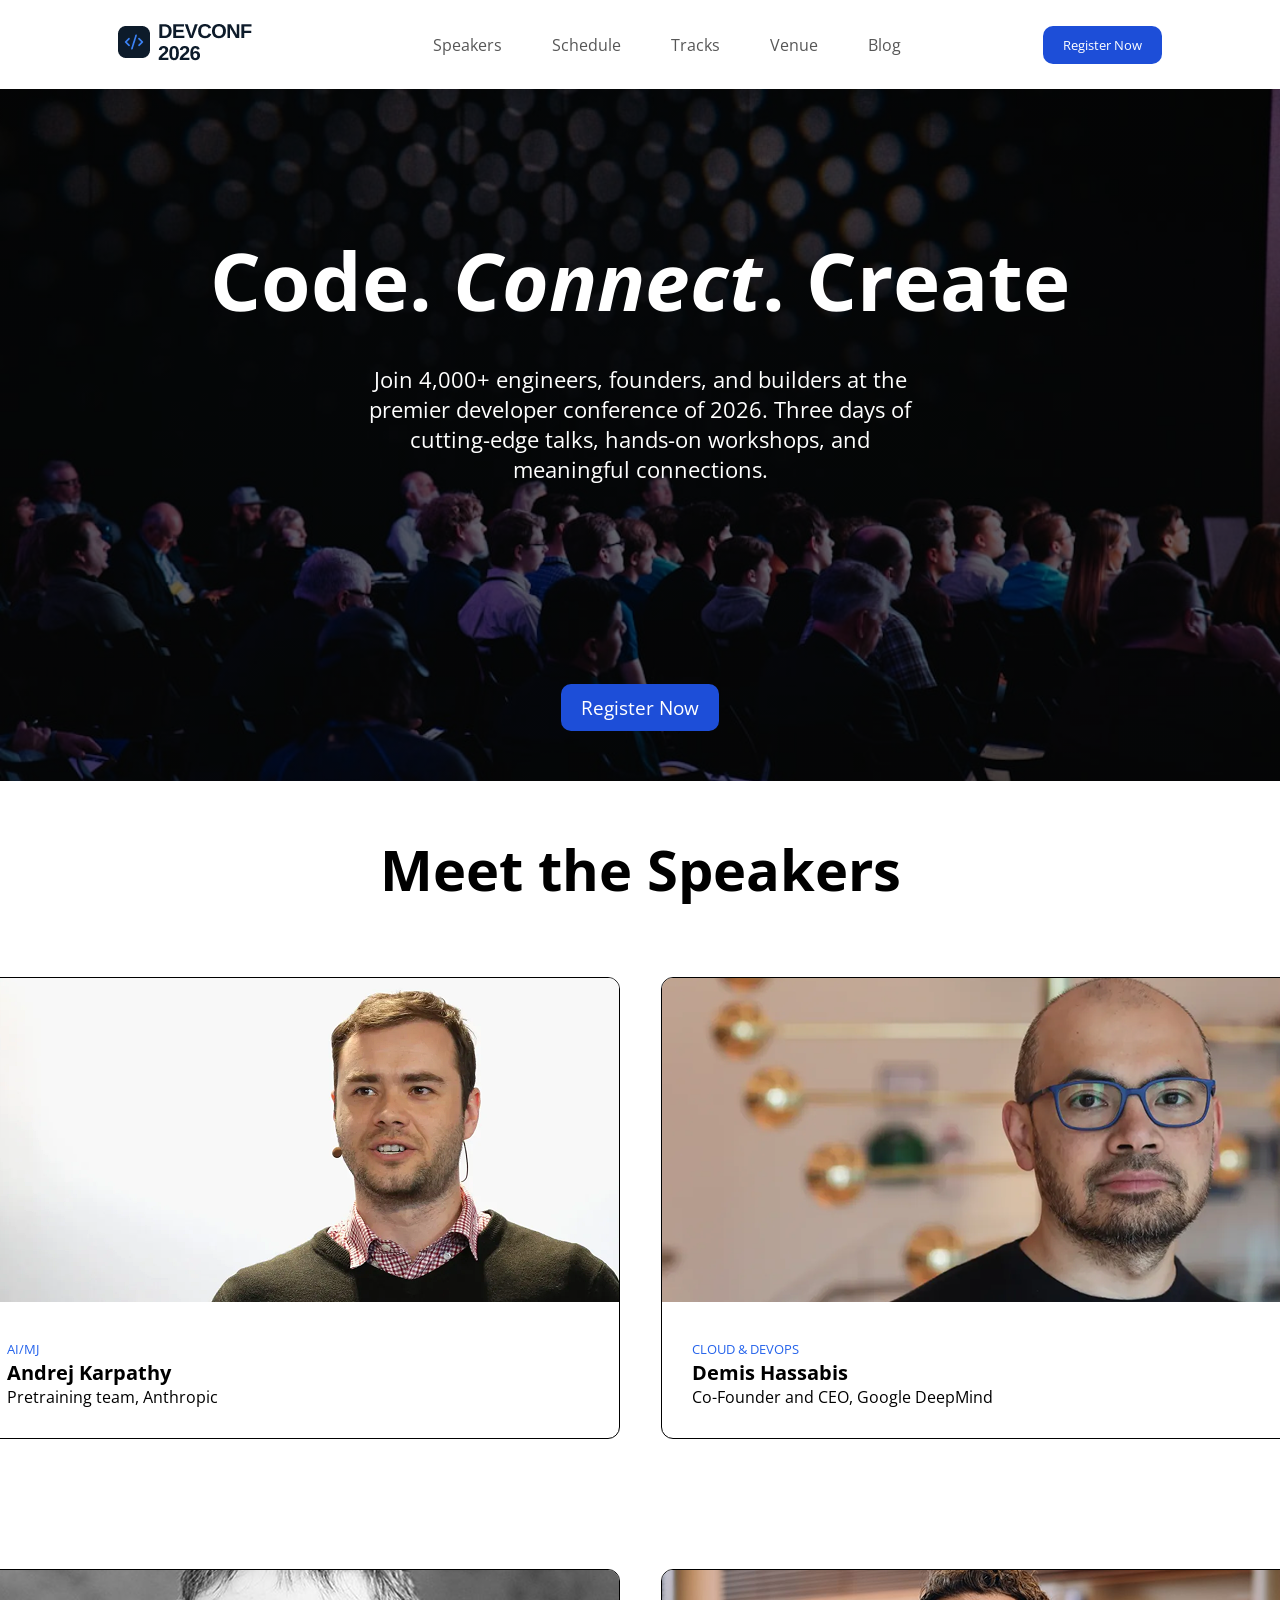
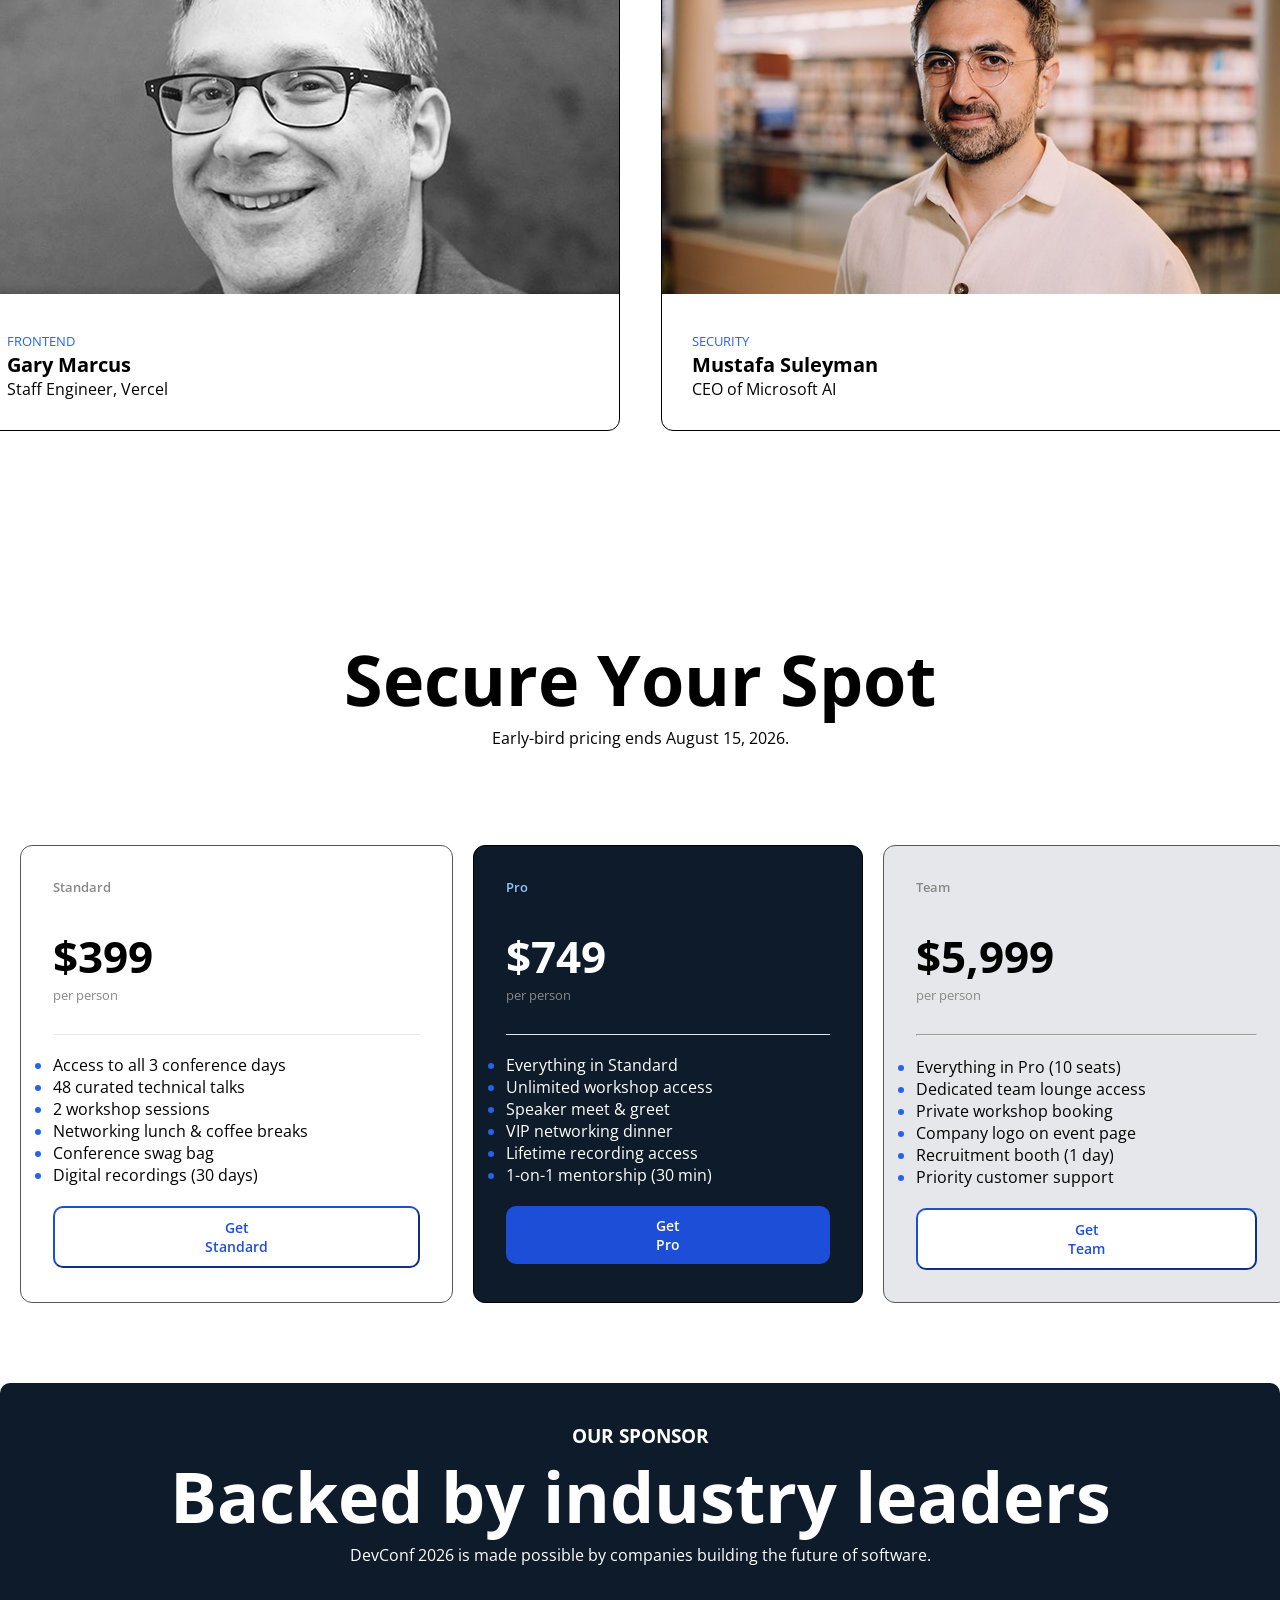
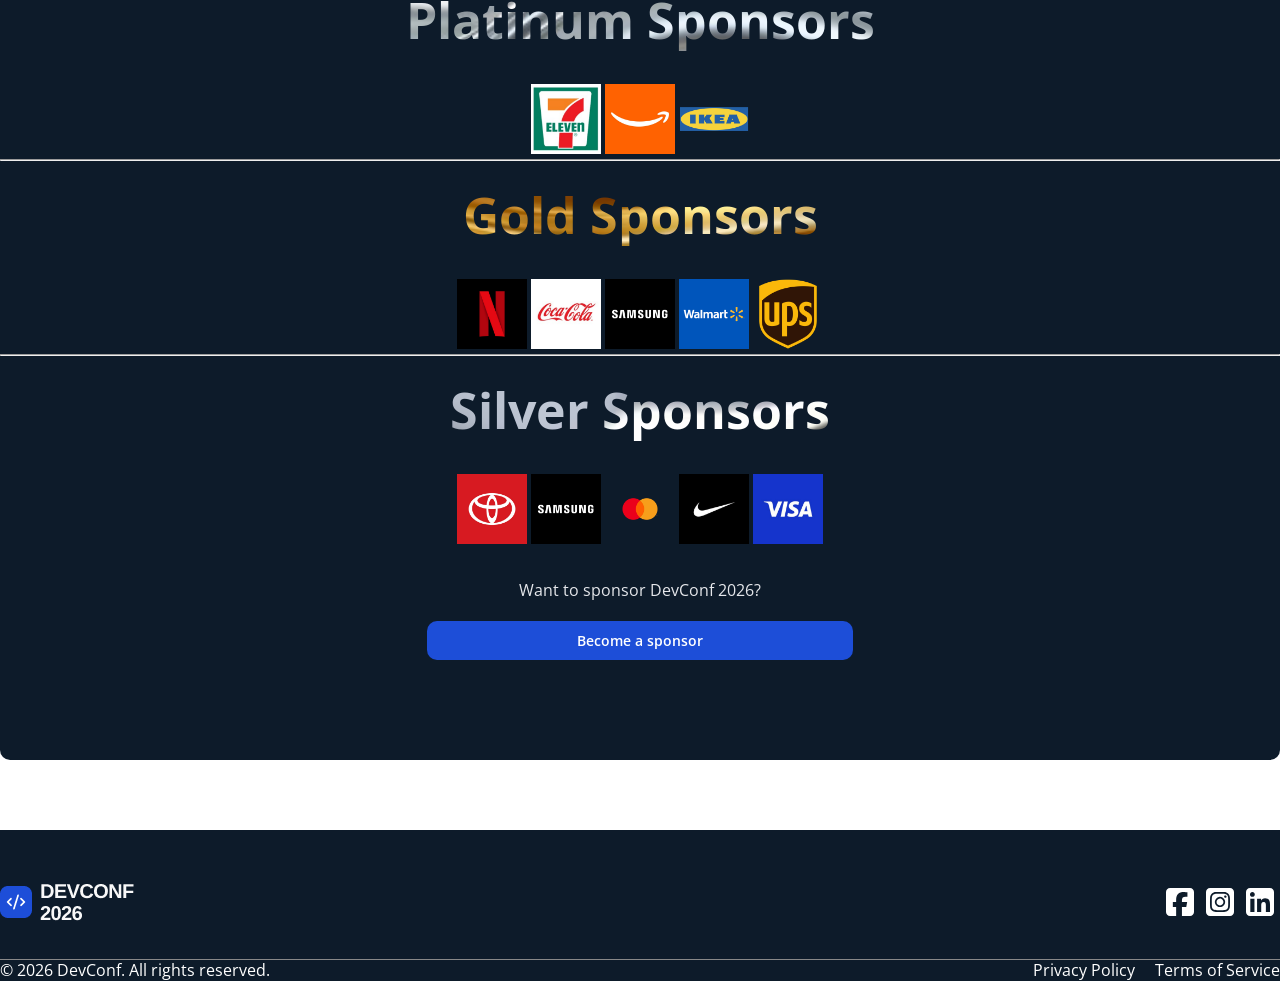
<file: index.html>
<!DOCTYPE html>
<html lang="en">
<head>
    <meta charset="UTF-8">
    <meta name="viewport" content="width=device-width, initial-scale=1.0">
    <title>Assignments</title>
    <link rel="stylesheet" href="./style/style.css">
    <link rel="preconnect" href="https://fonts.googleapis.com">
    <link rel="preconnect" href="https://fonts.gstatic.com" crossorigin>
    <link href="https://fonts.googleapis.com/css2?family=Arimo:ital,wght@0,400..700;1,400..700&family=Inter:ital,opsz,wght@0,14..32,100..900;1,14..32,100..900&family=Open+Sans:ital,wght@0,300..800;1,300..800&display=swap" rel="stylesheet">
</head>
<body>
    <header>
        <!-- nav bar started -->
        <nav class="navbar container">
            <div><img src="./assets/logo.png" alt="logo-company"></div>
            <div>
                 <ul class="nav-list">
                    <li><a href="">Speakers</a></li>
                    <li><a href="">Schedule</a></li>
                    <li><a href="">Tracks</a></li>
                    <li><a href="">Venue</a></li>
                    <li><a href="">Blog</a></li>
                 </ul>
           </div>
            <div class="nav-button"> <button>Register Now</button></div>
        </nav>
        <!-- nav ends here -->
    </header>
    <main>
        <!-- hero section -->
        <section class="hero-section container">
            <div>
            <h1>Code.<em> Connect</em>. Create</h1>
            <p>Join 4,000+ engineers, founders, and builders at the premier developer conference of 2026. 
               Three days of cutting-edge talks, hands-on workshops, and meaningful connections.</p>
            <button>Register Now</button>
            </div>
            <!-- hero section -->
           
        </section>
        <section class="gallery container">
            <!-- gallery starts -->
             <div>
            <h2>
                Meet the Speakers
            </h2>
            </div>
            <div class="devs">
                <div class="img1">
                    <img src="./assets/andrej.png" alt="the picture of pretaining team"> 
                    <div class="text-info">
                    <p class="title"><small>AI/MJ</small></p>
                    <p class="name">Andrej Karpathy</p> 
                    <p>Pretraining team, Anthropic</p> 
                    </div>       
                </div>
                <div class="img2">
                    <img src="./assets/demis.png" alt="the photo of co founder">
                    <div class="text-info">
                    <p class="title"><small>CLOUD & DEVOPS</small></p>
                    <p class="name">Demis Hassabis</p>
                    <p>Co-Founder and CEO, Google DeepMind</p>
                    </div>
                </div>
                <div class="img3">
                    <img src="./assets/gary.png" alt="the photo of frontend dev">
                    <div class="text-info">
                    <p class="title"><small>FRONTEND</small></p>
                    <p class="name">Gary Marcus</p>
                    <p>Staff Engineer, Vercel</p>
                    </div>
                </div>
                <div class="img4">
                    <img src="./assets/mustafa.png" alt="the photo of our security lead">
                    <div class="text-info">
                    <p class="title"><small>SECURITY</small></p>
                    <p class="name">Mustafa Suleyman</p>
                    <p>CEO of Microsoft AI</p>
                    </div>
                </div>
            </div>
        </section>
        <!-- gallery ends -->
         <!-- pricing cards starts -->
        <section class="cards container">
            <div class="price-title">
            <h2>Secure Your Spot</h2>
            <p>Early-bird pricing ends August 15, 2026.</p>
            </div>
            <div class="price-card">
                <div class="card1" >
                    <p class="key">Standard</p>
                    <h2>$399</h2>
                    <p>per person</p>
                    <hr>
                    <ul>
                        <li>Access to all 3 conference days</li>
                        <li>48 curated technical talks</li>
                        <li>2 workshop sessions</li>
                        <li>Networking lunch & coffee breaks</li>
                        <li>Conference swag bag</li>
                        <li>Digital recordings (30 days)</li>
                    </ul>
                    <div class="price-card-button">
                    <button class="card1-button">Get Standard</button>
                    </div>
                </div>
                <div class="card2">
                    <p class="key">Pro</p>
                    <h2>$749</h2>
                    <p>per person</p>
                    <hr>
                    <ul>
                        <li>Everything in Standard</li>
                        <li>Unlimited workshop access</li>
                        <li>Speaker meet & greet</li>
                        <li>VIP networking dinner</li>
                        <li>Lifetime recording access</li>
                        <li>1-on-1 mentorship (30 min)</li>
                    </ul>
                    <div class="price-card-button">
                    <button class="card2-button">Get Pro</button>
                    </div>
                </div>
                <div class="card3">
                    <p class="key">Team</p>
                    <h2>$5,999</h2>
                    <p>per person</p>
                    <hr>
                    <ul>
                        <li>Everything in Pro (10 seats)</li>
                        <li>Dedicated team lounge access</li>
                        <li>Private workshop booking</li>
                        <li>Company logo on event page</li>
                        <li>Recruitment booth (1 day)</li>
                        <li>Priority customer support</li>
                    </ul>
                    <div class="price-card-button">
                    <button class="card3-button">Get Team</button>
                    </div>
                </div>
            </div>

        </section>
        <!-- pricing cards ends -->
         <!-- sponsor section starts -->
          <section class="container sponsor">
            <div class="text">
            <h3>OUR SPONSOR</h3>
            <h2>Backed by industry leaders</h2>
            <p>DevConf 2026 is made possible by companies building the future of software.</p>
            </div>
            <div class="plat-img">
                <h3 class="plat">Platinum Sponsors</h3>
                <div class="morehigher">
                    <img src="./assets/7-eleven-com-logo.png" height="70px" width="70px">
                <img src="./assets/amazon-com-logo.png" height="70px" width="70px">
                <img src="./assets/ikea-com-logo.png" height="70px" width="70px">
                </div>

            </div>
            <hr>
            <div class="gold-img">
                <h3 class="gold">Gold Sponsors</h3>
              <div class="higher">
                <img src="./assets/netflix-com-logo.png" height="70px" width="70px">
                <img src="./assets/coca-cola-com-logo.png" height="70px" width="70px">
                <img src="./assets/samsung-com-logo.png" height="70px" width="70px">
                <img src="./assets/walmart-com-logo.png" height="70px" width="70px">
                <img src="./assets/ups-com-logo.png" height="70px" width="70px">
              </div>
            </div>
            <hr>
            <div class="silver-img">
                <h3 class="silver">Silver Sponsors</h3>
                <div class="middle">
                    <img src="./assets/toyota-com-logo.png" height="70px" width="70px">
                    <img src="./assets/samsung-com-logo.png" height="70px" width="70px">
                    <img src="./assets/mastercard-com-logo.png" height="70px" width="70px">
                    <img src="./assets/nike-com-logo.png" height="70px" width="70px">
                    <img src="./assets/visa-com-logo.png" height="70px" width="70px">
                </div>

            </div>
            <div class="later-part-spon">
                <p>Want to sponsor DevConf 2026?</p>
                <div class="spon-but">
                <button class="sponsor-button">Become a sponsor</button>
                </div>
            </div>
          </section>
        <!-- footer section starts here -->
         <footer class="foot" >
              <section class="footer container">
                <div class="footer-logo"><img src="./assets/footer-logo.png" alt="the picture of Company"></div>
                <div class="socials">
                     <span class="facebook"><img src="./assets/square-facebook-brands-solid-full.svg" alt="" height="40" width="40"></span>
                    <span class="insta"><img src="./assets/square-instagram-brands-solid-full.svg" alt="" height="40" width="40"></span> 
                    <span class="linked"><img src="./assets/square-linkedin-brands-solid-full.svg" alt="" height="40" width="40"></span>

                </div>
               </section>
               <hr class="bar">
               <section class="copyright container">
                <div class="rights">
                    <p>© 2026 DevConf. All rights reserved.</p>
                </div>
                <div class="policy">
                    <p>Privacy Policy</p>
                    <p>Terms of Service</p>
                </div>
               </section>
                

         </footer>
        <!-- footer section ends here -->
    </main>
    
</body>
</html>
</file>
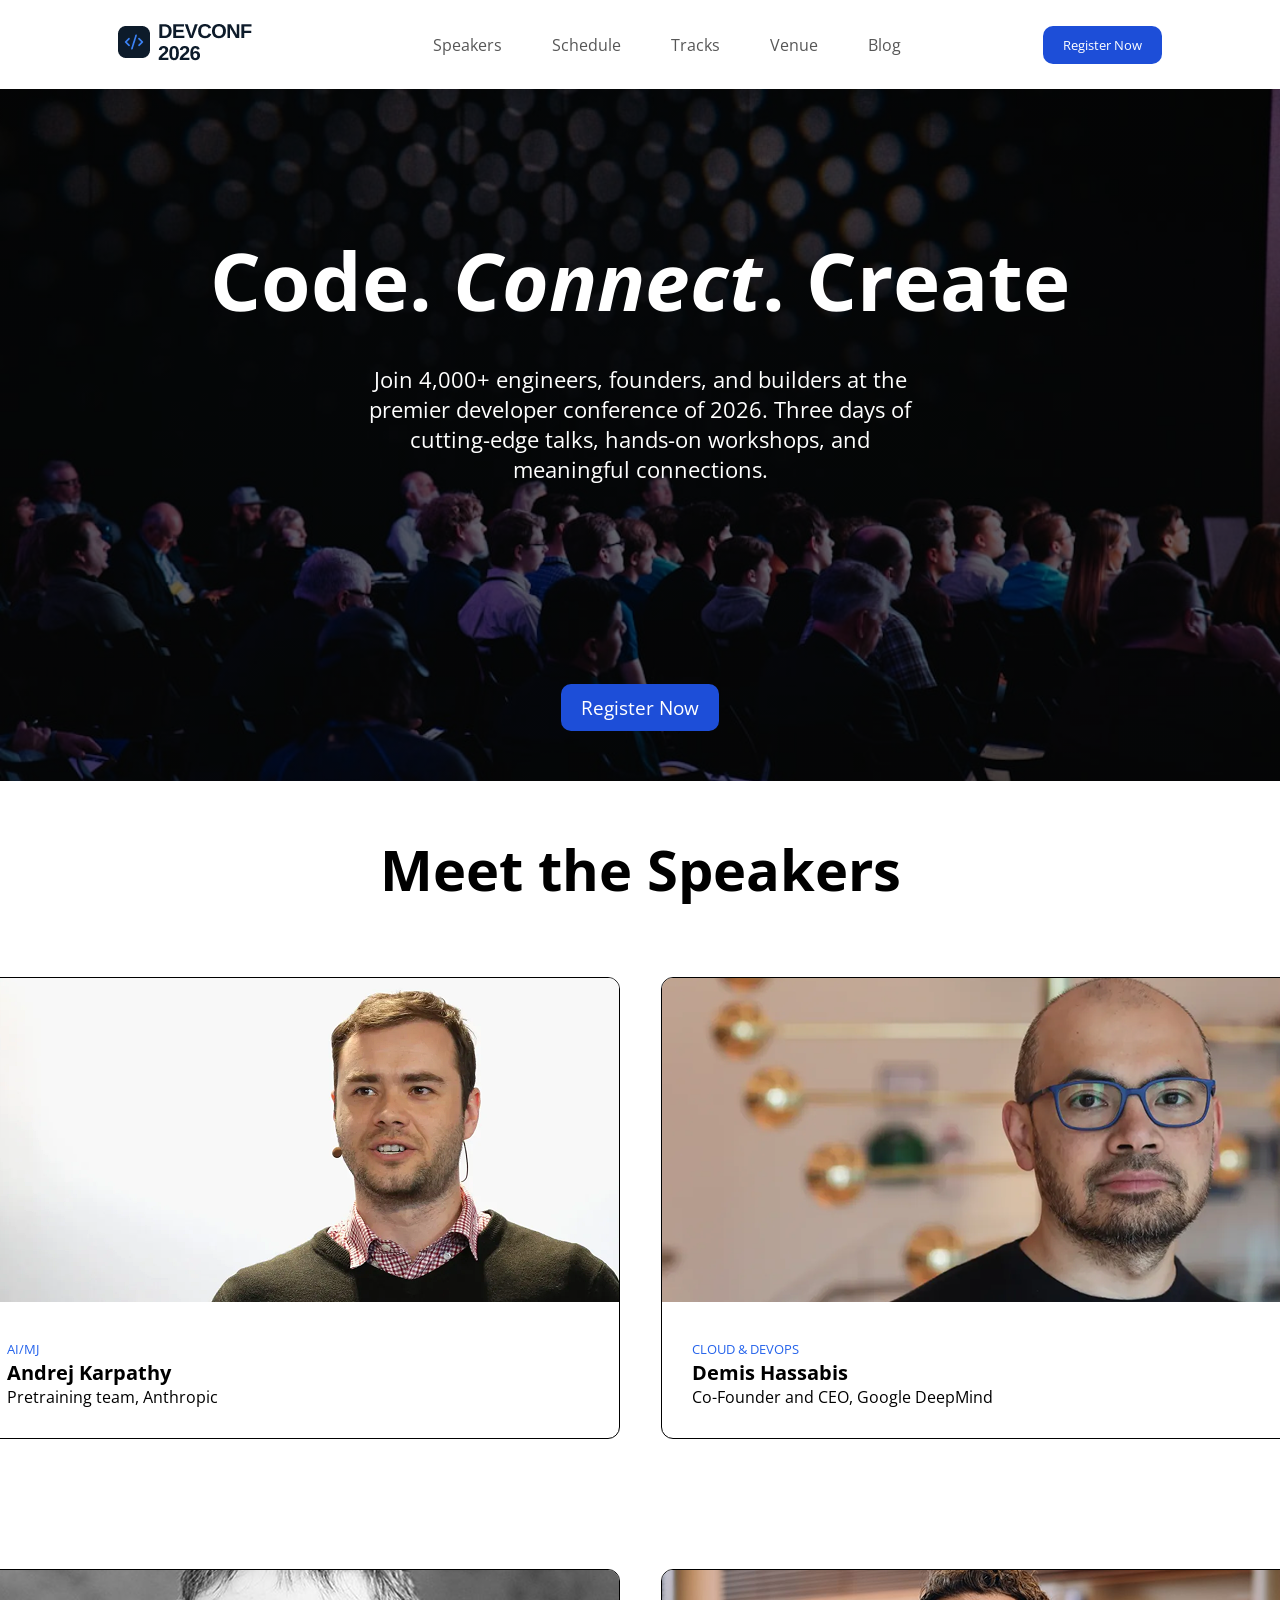
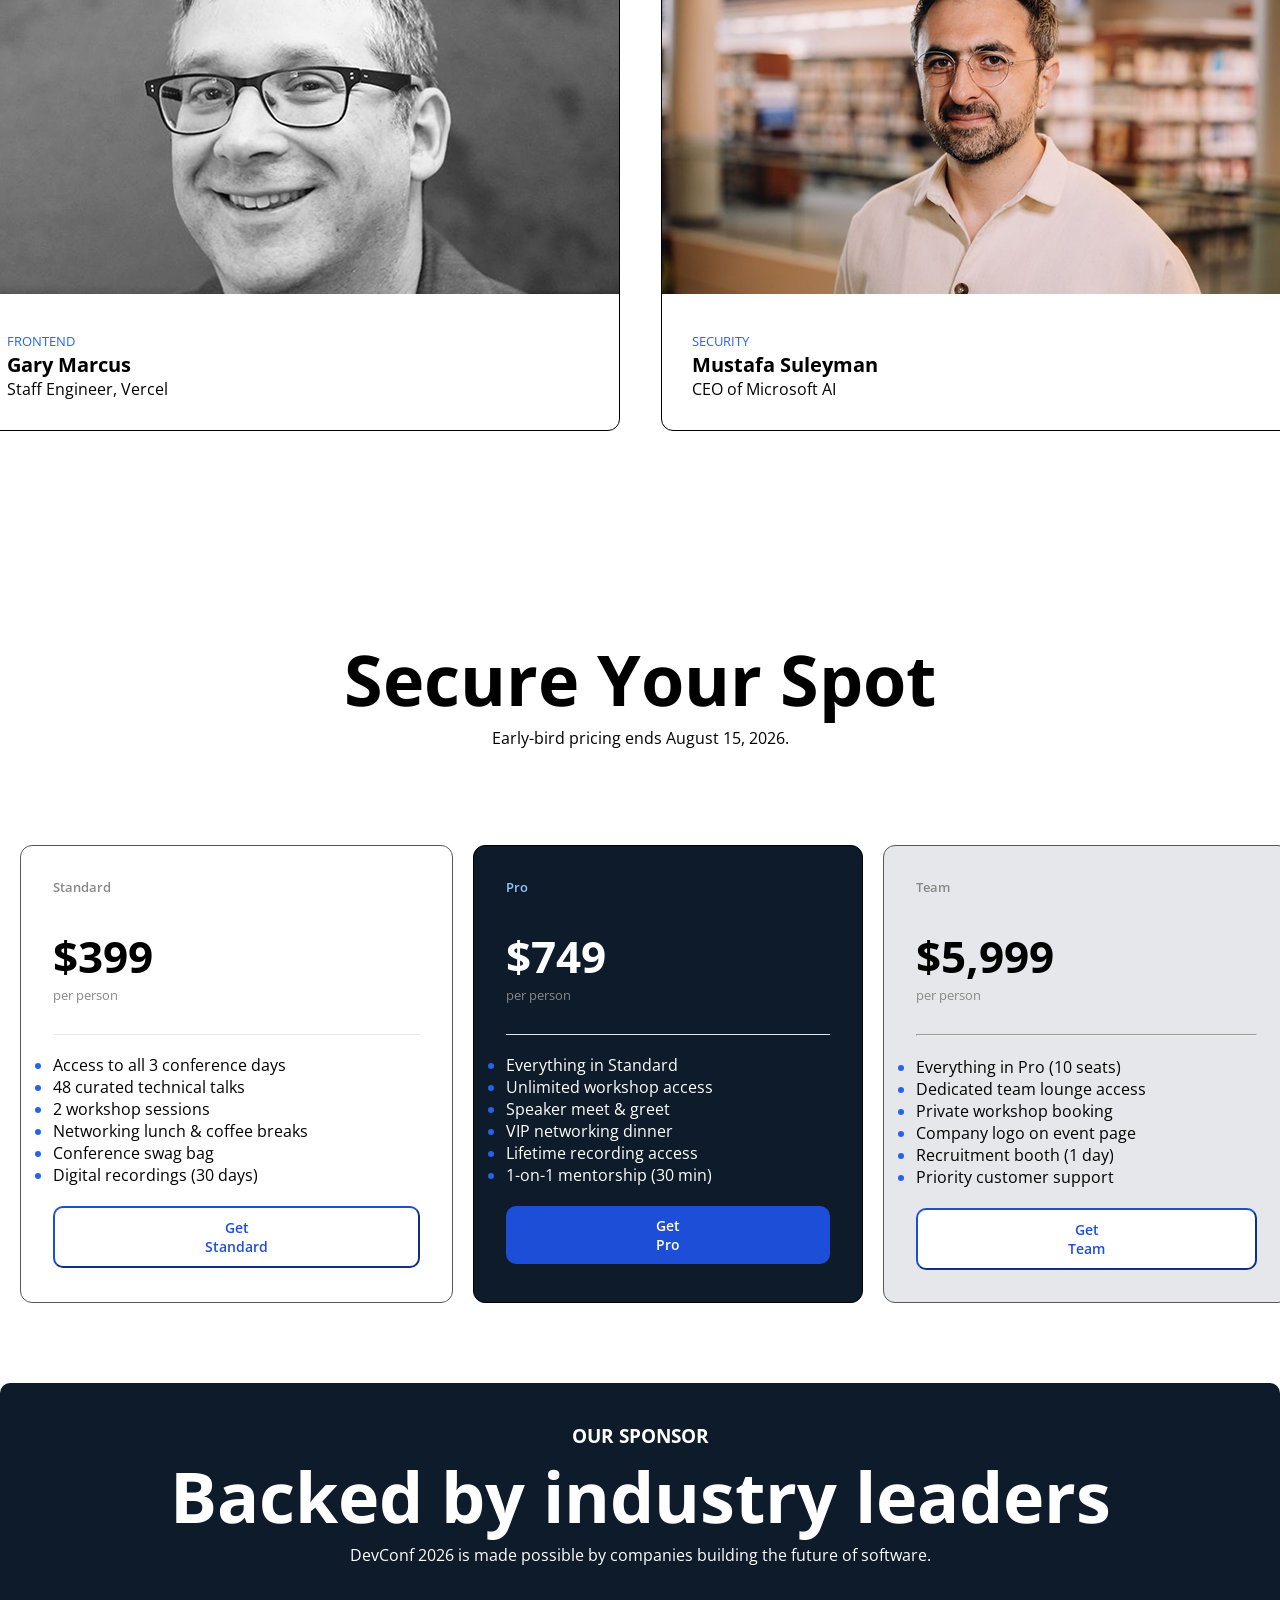
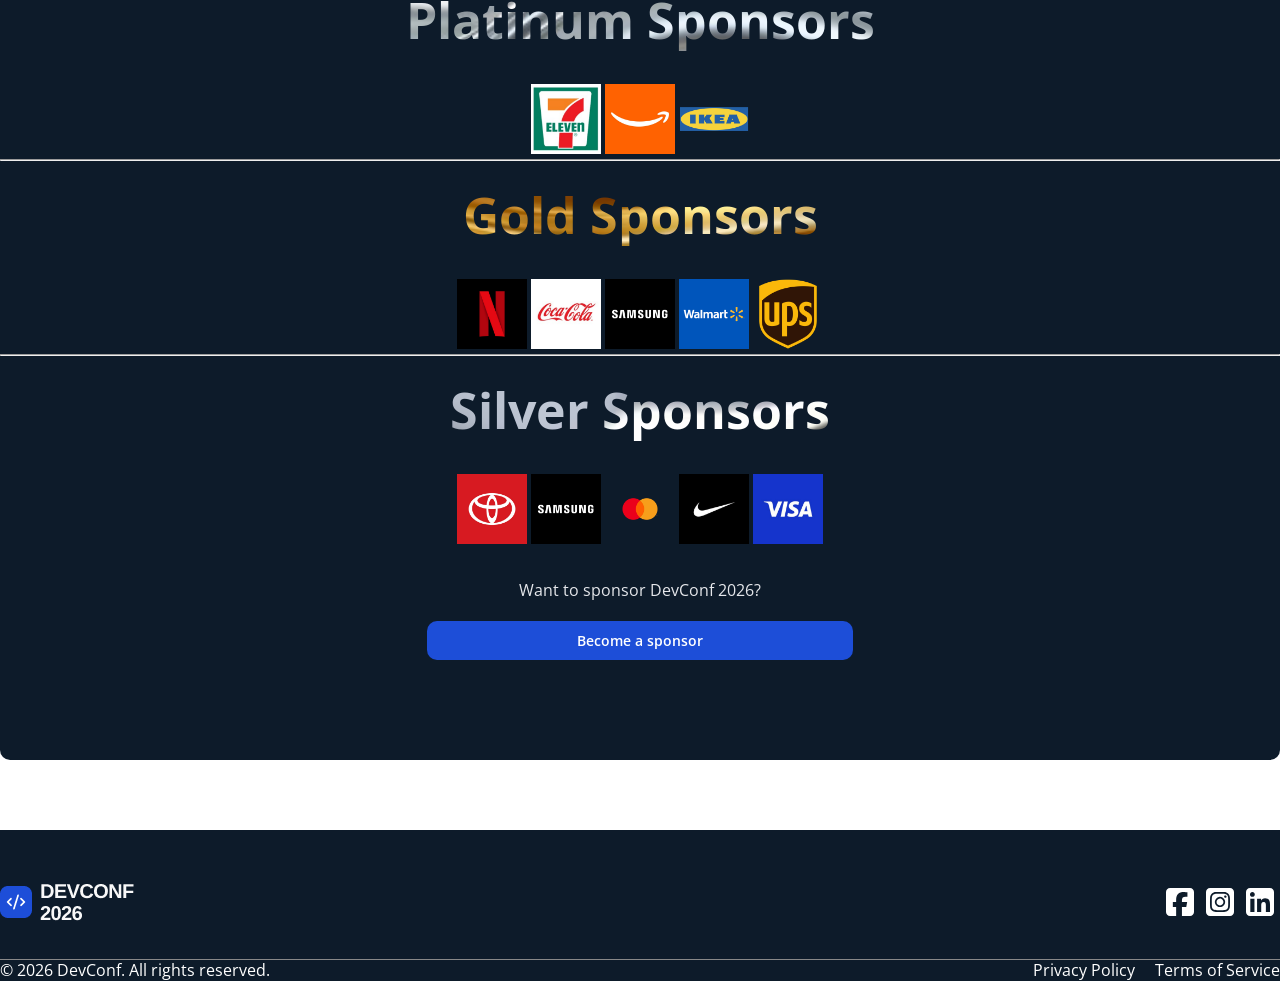
<file: assignment.html>
<!DOCTYPE html>
<html lang="en">
<head>
    <meta charset="UTF-8">
    <meta name="viewport" content="width=device-width, initial-scale=1.0">
    <title>Assignments</title>
    <link rel="stylesheet" href="./style/style.css">
    <link rel="preconnect" href="https://fonts.googleapis.com">
    <link rel="preconnect" href="https://fonts.gstatic.com" crossorigin>
    <link href="https://fonts.googleapis.com/css2?family=Arimo:ital,wght@0,400..700;1,400..700&family=Inter:ital,opsz,wght@0,14..32,100..900;1,14..32,100..900&family=Open+Sans:ital,wght@0,300..800;1,300..800&display=swap" rel="stylesheet">
</head>
<body>
    <header>
        <!-- nav bar started -->
        <nav class="navbar container">
            <div><img src="./assets/logo.png" alt="logo-company"></div>
            <div>
                 <ul class="nav-list">
                    <li><a href="">Speakers</a></li>
                    <li><a href="">Schedule</a></li>
                    <li><a href="">Tracks</a></li>
                    <li><a href="">Venue</a></li>
                    <li><a href="">Blog</a></li>
                 </ul>
           </div>
            <div class="nav-button"> <button>Register Now</button></div>
        </nav>
        <!-- nav ends here -->
    </header>
    <main>
        <!-- hero section -->
        <section class="hero-section container">
            <div>
            <h1>Code.<em> Connect</em>. Create</h1>
            <p>Join 4,000+ engineers, founders, and builders at the premier developer conference of 2026. 
               Three days of cutting-edge talks, hands-on workshops, and meaningful connections.</p>
            <button>Register Now</button>
            </div>
            <!-- hero section -->
           
        </section>
        <section class="gallery container">
            <!-- gallery starts -->
             <div>
            <h2>
                Meet the Speakers
            </h2>
            </div>
            <div class="devs">
                <div class="img1">
                    <img src="./assets/andrej.png" alt="the picture of pretaining team"> 
                    <div class="text-info">
                    <p class="title"><small>AI/MJ</small></p>
                    <p class="name">Andrej Karpathy</p> 
                    <p>Pretraining team, Anthropic</p> 
                    </div>       
                </div>
                <div class="img2">
                    <img src="./assets/demis.png" alt="the photo of co founder">
                    <div class="text-info">
                    <p class="title"><small>CLOUD & DEVOPS</small></p>
                    <p class="name">Demis Hassabis</p>
                    <p>Co-Founder and CEO, Google DeepMind</p>
                    </div>
                </div>
                <div class="img3">
                    <img src="./assets/gary.png" alt="the photo of frontend dev">
                    <div class="text-info">
                    <p class="title"><small>FRONTEND</small></p>
                    <p class="name">Gary Marcus</p>
                    <p>Staff Engineer, Vercel</p>
                    </div>
                </div>
                <div class="img4">
                    <img src="./assets/mustafa.png" alt="the photo of our security lead">
                    <div class="text-info">
                    <p class="title"><small>SECURITY</small></p>
                    <p class="name">Mustafa Suleyman</p>
                    <p>CEO of Microsoft AI</p>
                    </div>
                </div>
            </div>
        </section>
        <!-- gallery ends -->
         <!-- pricing cards starts -->
        <section class="cards container">
            <div class="price-title">
            <h2>Secure Your Spot</h2>
            <p>Early-bird pricing ends August 15, 2026.</p>
            </div>
            <div class="price-card">
                <div class="card1" >
                    <p class="key">Standard</p>
                    <h2>$399</h2>
                    <p>per person</p>
                    <hr>
                    <ul>
                        <li>Access to all 3 conference days</li>
                        <li>48 curated technical talks</li>
                        <li>2 workshop sessions</li>
                        <li>Networking lunch & coffee breaks</li>
                        <li>Conference swag bag</li>
                        <li>Digital recordings (30 days)</li>
                    </ul>
                    <div class="price-card-button">
                    <button class="card1-button">Get Standard</button>
                    </div>
                </div>
                <div class="card2">
                    <p class="key">Pro</p>
                    <h2>$749</h2>
                    <p>per person</p>
                    <hr>
                    <ul>
                        <li>Everything in Standard</li>
                        <li>Unlimited workshop access</li>
                        <li>Speaker meet & greet</li>
                        <li>VIP networking dinner</li>
                        <li>Lifetime recording access</li>
                        <li>1-on-1 mentorship (30 min)</li>
                    </ul>
                    <div class="price-card-button">
                    <button class="card2-button">Get Pro</button>
                    </div>
                </div>
                <div class="card3">
                    <p class="key">Team</p>
                    <h2>$5,999</h2>
                    <p>per person</p>
                    <hr>
                    <ul>
                        <li>Everything in Pro (10 seats)</li>
                        <li>Dedicated team lounge access</li>
                        <li>Private workshop booking</li>
                        <li>Company logo on event page</li>
                        <li>Recruitment booth (1 day)</li>
                        <li>Priority customer support</li>
                    </ul>
                    <div class="price-card-button">
                    <button class="card3-button">Get Team</button>
                    </div>
                </div>
            </div>

        </section>
        <!-- pricing cards ends -->
         <!-- sponsor section starts -->
          <section class="container sponsor">
            <div class="text">
            <h3>OUR SPONSOR</h3>
            <h2>Backed by industry leaders</h2>
            <p>DevConf 2026 is made possible by companies building the future of software.</p>
            </div>
            <div class="plat-img">
                <h3 class="plat">Platinum Sponsors</h3>
                <div>
                    <img src="./assets/7-eleven-com-logo.png" height="70px" width="70px">
                <img src="./assets/amazon-com-logo.png" height="70px" width="70px">
                <img src="./assets/ikea-com-logo.png" height="70px" width="70px">
                </div>

            </div>
            <hr>
            <div class="gold-img">
                <h3 class="gold">Gold Sponsors</h3>
              <div>
                <img src="./assets/netflix-com-logo.png" height="70px" width="70px">
                <img src="./assets/coca-cola-com-logo.png" height="70px" width="70px">
                <img src="./assets/samsung-com-logo.png" height="70px" width="70px">
                <img src="./assets/walmart-com-logo.png" height="70px" width="70px">
                <img src="./assets/ups-com-logo.png" height="70px" width="70px">
              </div>
            </div>
            <hr>
            <div class="silver-img">
                <h3 class="silver">Silver Sponsors</h3>
                <div>
                    <img src="./assets/toyota-com-logo.png" height="70px" width="70px">
                    <img src="./assets/samsung-com-logo.png" height="70px" width="70px">
                    <img src="./assets/mastercard-com-logo.png" height="70px" width="70px">
                    <img src="./assets/nike-com-logo.png" height="70px" width="70px">
                    <img src="./assets/visa-com-logo.png" height="70px" width="70px">
                </div>

            </div>
            <div class="later-part-spon">
                <p>Want to sponsor DevConf 2026?</p>
                <div class="spon-but">
                <button class="sponsor-button">Become a sponsor</button>
                </div>
            </div>
          </section>
        <!-- footer section starts here -->
         <footer class="foot" >
              <section class="footer container">
                <div class="footer-logo"><img src="./assets/footer-logo.png" alt="the picture of Company"></div>
                <div class="socials">
                     <span class="facebook"><img src="./assets/square-facebook-brands-solid-full.svg" alt="" height="40" width="40"></span>
                    <span class="insta"><img src="./assets/square-instagram-brands-solid-full.svg" alt="" height="40" width="40"></span> 
                    <span class="linked"><img src="./assets/square-linkedin-brands-solid-full.svg" alt="" height="40" width="40"></span>

                </div>
               </section>
               <hr class="bar">
               <section class="copyright container">
                <div class="rights">
                    <p>© 2026 DevConf. All rights reserved.</p>
                </div>
                <div class="policy">
                    <p>Privacy Policy</p>
                    <p>Terms of Service</p>
                </div>
               </section>
                

         </footer>
        <!-- footer section ends here -->
    </main>
    
</body>
</html>
</file>
<file: style/style.css>
*{ font-family: "Open Sans", sans-serif; margin: 0; box-sizing: border-box;}
/* nav bar starts */
nav{
    
    display: flex;
    background-color: #FFFFFF;
    justify-content:space-around;
    padding: 20px 60px;
    align-items: center;
    text-wrap: wrap;
}
.container{
    max-width: 1280px;
    margin: auto;
}


.nav-list{
    display: flex;
    list-style: none;
    /* justify-content: space-around; */

    
}
.nav-list a{
    text-decoration: none;
    color: #575757;
}
.nav-list li{ 
    padding-left: 25px;
    padding-right: 25px;

}
nav .nav-button button{
    background-color:#1d4ed8;
    color: #FFFFFF;
    border-radius: 10px;
    padding: 10px 20px;
    border: none;
}
main{ 
    margin:0;
}
.hero-section{
    /* background-image: url('banner.jpg'); */
     background:
    linear-gradient(rgba(0,0,0,0.6), rgba(0,0,0,0.6)),
    url('./banner.jpg') ;
    /* padding: ; */
    color: #FFFFFF;
    text-align: center;
    background-size: cover;
    
    
}
.hero-section h1{
    padding-top: 136px;
    font-size: 80px;

}
.hero-section p{
    font-size: 22px;
    /* text-align: ; */
    margin-left: 350px;
    margin-right: 350px;
    padding-top: 30px;
    font-weight: 400;
}
.hero-section button{
    background-color:#1d4ed8;
    color: #FFFFFF;
    border-radius: 10px;
    padding: 10px 20px;
    border: none;
    font-size: larger;
    margin-top: 200px;
    margin-bottom: 50px;

}
/* gallery ends */
.gallery h2{
    text-align: center;
    padding: 50px;
    font-size: 56px;
}

.gallery .devs{
    display: grid;
    grid-template-columns: repeat(2, 0.5fr);
    
    gap: 130px;
    margin:20px;
    place-items: center;
    

}

.img1{
    border: 1px solid black;
    border-radius: 12px;
    overflow: hidden;
}

.img2{
    border: 1px solid black;
    border-radius: 12px;
    overflow: hidden;
}
.img3{
    border: 1px solid black;
    border-radius: 12px;
    overflow: hidden;
}
.img4{
    border: 1px solid black;
    border-radius: 12px;
    overflow: hidden;
}
.text-info{
    margin: 30px;
}



/* .img1 img{
    height: 100%;
    width: 600px;
    object-fit: cover;

}
.img2 img{
    height: 100%;
    width: 600px;
    object-fit: cover;

} */
/* .gallery .devs .img1 .img2 .img3 .img4 {} */

.img1 .name{
    font-size: 20px;
    text-align: left;
    font-weight: 700;
}
.img2 .name{
     font-size: 20px;
    text-align: left;
    font-weight: 700;

}
.img3 .name{
     font-size: 20px;
    text-align: left;
    font-weight: 700;

}
.img4 .name{
     font-size: 20px;
    text-align: left;
    font-weight: 700;

}

.img1 .title{
    color: #2563eb;
    font-weight: 400;
}
.img2 .title{
    color: #2563eb;
    font-weight: 400;
}
.img3 .title{
    color: #2563eb;
    font-weight: 400;
}
.img4 .title{
    color: #2563eb;
    font-weight: 400;
}
/* gallery ends */
/* pricing card starts here */
.cards{
    margin-top: 200px;
}
.price-card{
    display: flex;
    justify-content: space-around;
    /* padding: 48px 60px 80px 60px; */
    margin: 96px 60px 80px 20px;
    gap: 20px;
}
.price-card-title{
    text-align: center;
    margin-bottom: 12px;
}
.price-title p{
    text-align: center;
    font-size: 16px;
    margin-bottom: 30px;
}
.price-title h2{
    font-size: 70px;
    font-weight: 700;
    text-align: center;
}
.price-card .card1{
    border: 1px solid #575757;
    border-radius: 12px;
    text-align: start;
    padding: 32px;
}
.price-card .card2{
    border: 1px solid black;
    background-color: #0D1B2A;
    color: #FFFFFF;
    border-radius: 12px;
    text-align: start;
    padding:32px;
}
.price-card .card3{
    border: 1px solid #575757;
    background-color: #E5E7EB;
    border-radius: 12px;
    text-align: start;
    padding:32px;
}

.card1-button{
     background-color:white;
    color:#1d4ed8;
    border-radius: 10px;
    padding: 10px 150px;
    border-color: #1d4ed8;
    text-align:center;
    font-size: 14px;
    font-weight: 600;

}
.card2-button{
    background-color:#1d4ed8;
    color: #FFFFFF;
    border-radius: 10px;
    padding: 10px 150px;
    border: none;
    font-size: 14px;
    font-weight: 600;
}

.card3-button{
    background-color:white;
    color:#1d4ed8;
    border-radius: 10px;
    padding: 10px 150px;
    border-color: #1d4ed8;
    font-size: 14px;
    font-weight: 600;
}
.price-card-button{
    text-align: center;
}
.card2 hr{
     width: auto;
  margin: auto;
  border: none;
  height: 0.08px;
  background: #e5e7eb;
}
.card1 hr{
     width: auto;
  margin: auto;
  border: none;
  height: 0.08px;
  background: #e5e7eb;
}
.card3 hr{
     width: auto;
  margin: auto;
  height: 0.08px;
  background: #e5e7eb;
}
.card1 p{
    font-size: 13px;
    color: #888888;
    padding-bottom: 30px;
}
.card1 .key{
    font-weight: 600;
}
.card1 h2{
    font-size: 44px;
    font-weight: 700;
}
li::marker{
    color: #2563eb;
}
.card1 ul{
    /* display: flex;
    flex-direction: column;
    justify-content:start;
    align-items: left; */
    padding: 0;
    margin: 0;
    padding-bottom: 20px;
    padding-top: 20px;
}
.card2 ul{
    /* display: flex;
    flex-direction: column;
    justify-content:start;
    align-items: left; */
    padding: 0;
    margin: 0;
    padding-bottom: 20px;
    padding-top: 20px;
}
.card3 ul{
    /* display: flex;
    flex-direction: column;
    justify-content:start;
    align-items: left; */
    padding: 0;
    margin: 0;
    padding-bottom: 20px;
    padding-top: 20px;
}
.card2 h2{
    font-size: 44px;
    font-weight: 700;
}    
.card2 .key{
    font-weight: 600;
    color: #93C5FD;
}
.card3 h2{
    font-size: 44px;
    font-weight: 700;
}
.card3 .key{
    font-weight: 600;
}
.card2 p{
    font-size: 13px;
    color: #888888;
    padding-bottom: 30px;
}
.card3 p{
    font-size: 13px;
    color: #888888;
    padding-bottom: 30px;
}
/* pricing card ends here */
/* missing section challenge starts */
.sponsor{ 
    display: flex;
    flex-direction: column ;
    text-align: center;
    background-color: #0d1b2a;
    border-radius: 10px;
    margin-bottom: 70px;
    margin-top: 70px;
    padding-bottom: 40px;
    padding-top: 40px;
}
/* .sponsor h3{
    color: #1d4ed8;
    font-size: 40px; */

.plat-img .plat{
    font-size: 50px;
  font-weight: bold;

  background-image: url('./plat.jpg');
  background-size: cover;
  background-position: center;

  -webkit-background-clip: text;
  -webkit-text-fill-color: transparent;
  padding-top: 20px;
  padding-bottom: 30px;
}
.gold-img .gold{
   font-size: 50px;
  font-weight: bold;

  background-image: url('./gold.jpg');
  background-size: cover;
  background-position: center;

  -webkit-background-clip: text;
  -webkit-text-fill-color: transparent;
  padding-bottom: 30px;
  padding-top: 20px;
}
.silver-img .silver{
    font-size: 50px;
    
  font-weight: bold;

  background-image: url('./sil.jpg');
  background-size: cover;
  background-position: center;

  -webkit-background-clip: text;
  -webkit-text-fill-color: transparent;
  padding-bottom: 30px;
  padding-top: 20px;
}
.sponsor h2{
    font-size: 70px;
}
.sponsor .text{
    color: #FFFFFF;
}

.spon-but{
    text-align: center;
    padding-top: 20px;
    padding-bottom: 60px;
}
.later-part-spon p{
    padding-top: 30px;
    color: #e5e7eb;
}
.later-part-spon .spon-but .sponsor-button{
    background-color:#1d4ed8;
    color: #FFFFFF;
    border-radius: 10px;
    padding: 10px 150px;
    border: none;
    font-size: 14px;
    font-weight: 600;

}


/* missing section ends */
/* footer starts */

.foot{
    
    
    background-color: #0d1b2a;
}
.footer{
    

    display: flex; 
    justify-content:space-between;
    align-items: center;
}
.footer .footer-logo{
    padding-top: 50px;
    padding-bottom:30px ;
}
.socials{
    padding-top: 50px;
    padding-bottom: 30px;
    display: flex;
}
.socials .facebook{
    filter: brightness(0) invert(1);

}
.socials .insta{
    filter: brightness(0) invert(1);
}
.socials .linked{
    filter: brightness(0) invert(1);
}
.foot .bar{
       width: auto;
  margin: auto;
  border: none;
  height: 0.08px;
  background: #888888;
}
.copyright{
    display: flex;
    justify-content: space-between;
    
}
.copyright .rights p{
    color: #FFFFFF;
    font-size: 16;
    font-weight: 400;

}
.copyright .policy{
    display: flex;
    justify-content: space-around;
    gap: 20px;
}
.copyright .policy p{
    color:#FFFFFF ;
}
/* footer ends */
</file>
